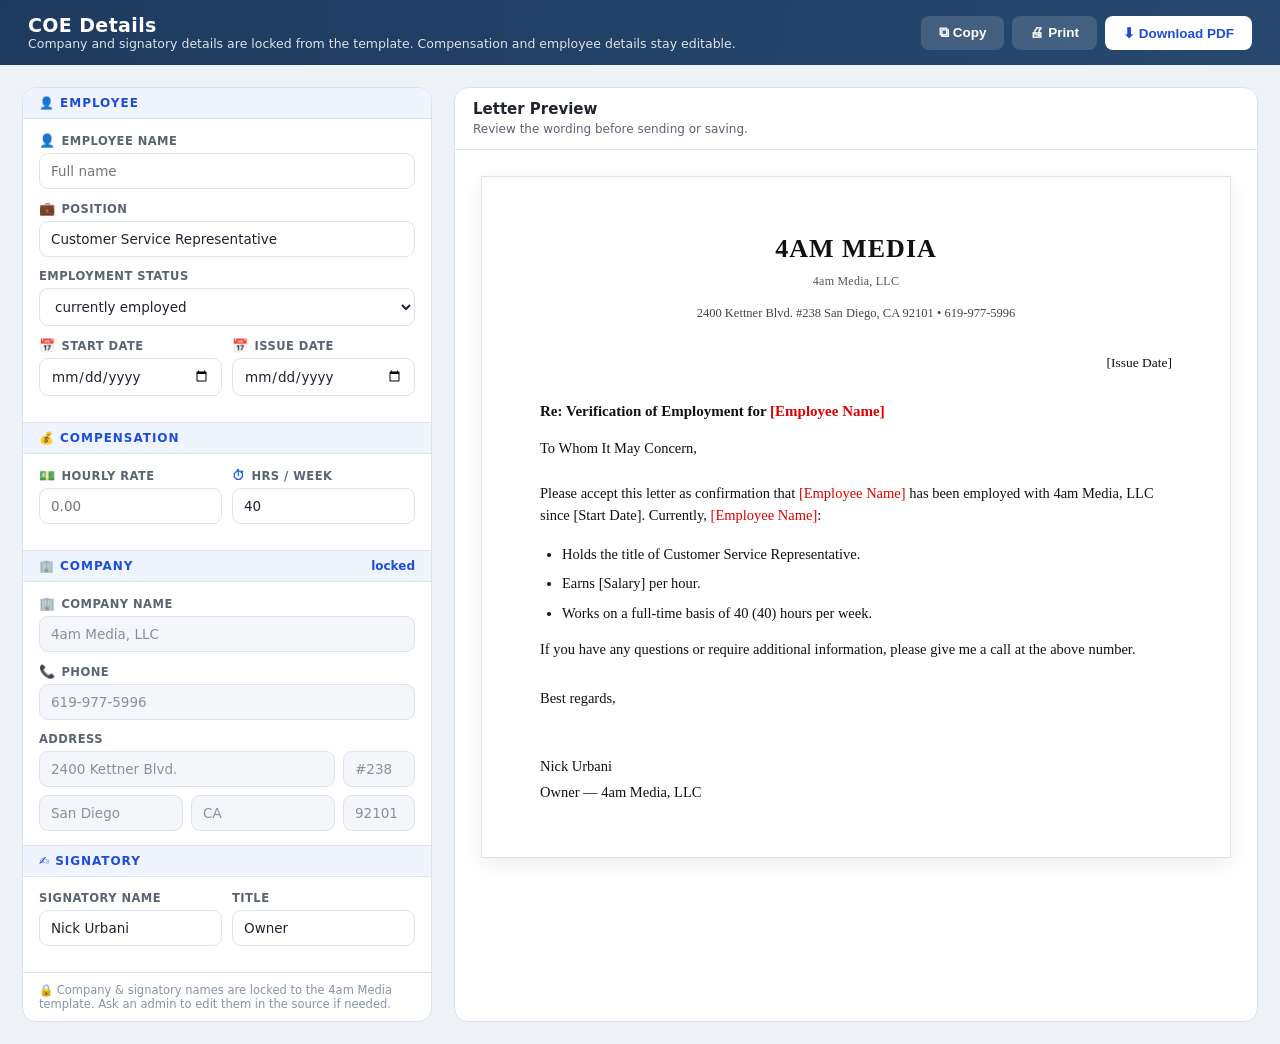
<file: coe.html>
<!DOCTYPE html>
<html lang="en">
<head>
<meta charset="UTF-8">
<meta name="viewport" content="width=device-width, initial-scale=1.0">
<title>COE Generator — 4am Media, LLC</title>
<style>
:root{
  --bg:#eef2f7;--panel:#fff;--ink:#1f2430;--ink2:#5b6472;--line:#dde3ec;
  --blue:#2563eb;--blue-d:#1d4ed8;--blue-bg:#eff4ff;--head-bg:#1e3a5f;
}
*{box-sizing:border-box;margin:0;padding:0}
body{font-family:'Segoe UI',Inter,Roboto,system-ui,sans-serif;background:var(--bg);color:var(--ink)}
.topbar{background:linear-gradient(100deg,var(--head-bg),#27496e);color:#fff;padding:14px 28px;
  display:flex;justify-content:space-between;align-items:center;gap:14px;flex-wrap:wrap}
.topbar h1{font-size:19px;font-weight:700;letter-spacing:.02em}
.topbar p{font-size:12.5px;opacity:.85}
.actions{display:flex;gap:8px;flex-wrap:wrap}
.actions button{border:none;border-radius:8px;padding:9px 18px;font-size:13.5px;font-weight:600;cursor:pointer}
#copyBtn{background:rgba(255,255,255,.14);color:#fff}
#printBtn{background:rgba(255,255,255,.14);color:#fff}
#dlBtn{background:#fff;color:var(--blue-d)}
#dlBtn:hover{background:#e6edff}
.wrap{display:grid;grid-template-columns:410px 1fr;gap:22px;padding:22px;max-width:1400px;margin:0 auto}
@media(max-width:960px){.wrap{grid-template-columns:1fr}}

/* LEFT FORM */
.form{background:var(--panel);border:1px solid var(--line);border-radius:14px;overflow:hidden;height:max-content}
.form .sec-head{background:var(--blue-bg);color:var(--blue-d);font-weight:800;font-size:12px;
  letter-spacing:.08em;text-transform:uppercase;padding:8px 16px;border-bottom:1px solid var(--line)}
.form .sec{padding:14px 16px;border-bottom:1px solid var(--line)}
.form .sec:last-child{border-bottom:none}
.field{margin-bottom:12px}
.field:last-child{margin-bottom:0}
.field label{display:flex;align-items:center;gap:6px;font-size:11.5px;font-weight:700;color:var(--ink2);
  text-transform:uppercase;letter-spacing:.04em;margin-bottom:5px}
.field label .ic{color:var(--blue);font-size:13px}
.field input,.field select{width:100%;padding:9px 11px;border:1px solid var(--line);border-radius:9px;
  background:#fff;font-size:13.5px;color:var(--ink);font-family:inherit}
.field input:focus,.field select:focus{outline:none;border-color:var(--blue);box-shadow:0 0 0 3px rgba(37,99,235,.15)}
.field input:disabled,.field select:disabled{background:#f4f6f9;color:#87909f}
.lock-note{font-size:11.5px;color:#8893a6;padding:10px 16px}
.row{display:grid;grid-template-columns:1fr 1fr;gap:10px}
.row3{display:grid;grid-template-columns:2fr 2fr 1fr;gap:8px}

/* RIGHT PREVIEW */
.preview{background:var(--panel);border:1px solid var(--line);border-radius:14px;overflow:hidden;display:flex;flex-direction:column}
.preview .p-head{display:flex;justify-content:space-between;align-items:center;gap:12px;
  padding:12px 18px;border-bottom:1px solid var(--line);flex-wrap:wrap}
.preview .p-head h2{font-size:15px;font-weight:700}
.preview .p-head span{font-size:12px;color:var(--ink2)}
.doc-wrap{flex:1;padding:26px;overflow:auto}
.doc{max-width:760px;margin:0 auto;background:#fff;border:1px solid #e3e3e3;
  box-shadow:0 6px 22px rgba(20,40,80,.08);padding:52px 58px;font-family:Georgia,'Times New Roman',serif;
  color:#111;line-height:1.55;font-size:14.5px}
.doc .logo{text-align:center}
.doc .logo .name{font-size:26px;font-weight:800;letter-spacing:.04em}
.doc .logo .sub{font-size:12px;color:#555;letter-spacing:.02em;margin-top:3px}
.doc .addr{text-align:center;font-size:12.5px;color:#444;margin-top:12px;line-height:1.6}
.doc .date{text-align:right;font-size:13.5px;margin-top:30px;margin-bottom:26px}
.doc .subject{font-size:15px;font-weight:700;margin-bottom:14px}
.doc .body{margin-bottom:16px}
.doc .bullets{margin:14px 0 14px 22px;list-style:disc;font-size:14.5px}
.doc .bullets li{margin-bottom:7px}
.doc .closing{margin-bottom:26px}
.doc .sign{margin-top:44px;font-size:14.5px;line-height:1.8}
.doc .sig-line{border-top:1px solid #222;width:260px;margin-top:52px;padding-top:6px;font-size:13px;color:#222}
.empty-emp{color:#d00}
@media print{
  body *{visibility:hidden}
  .doc-wrap,.doc{visibility:visible}
  .doc-wrap{position:absolute;left:0;top:0;width:100%;padding:0}
  .doc{box-shadow:none;border:none;max-width:100%;padding:30px}
}
</style>
</head>
<body>
<div class="topbar">
  <div>
    <h1>COE Details</h1>
    <p>Company and signatory details are locked from the template. Compensation and employee details stay editable.</p>
  </div>
  <div class="actions">
    <button id="copyBtn">⧉ Copy</button>
    <button id="printBtn">🖨 Print</button>
    <button id="dlBtn">⬇ Download PDF</button>
  </div>
</div>

<div class="wrap">
  <div class="form">
    <div class="sec-head">👤 Employee</div>
    <div class="sec">
      <div class="field"><label><span class="ic">👤</span> Employee Name</label>
        <input id="f_name" placeholder="Full name"></div>
      <div class="field"><label><span class="ic">💼</span> Position</label>
        <input id="f_pos" value="Customer Service Representative"></div>
      <div class="field"><label>Employment Status</label>
        <select id="f_stat"><option>currently employed</option><option>previously employed</option></select></div>
      <div class="row">
        <div class="field"><label><span class="ic">📅</span> Start Date</label><input id="f_start" type="date"></div>
        <div class="field"><label><span class="ic">📅</span> Issue Date</label><input id="f_issue" type="date"></div>
      </div>
    </div>
    <div class="sec-head">💰 Compensation</div>
    <div class="sec">
      <div class="row">
        <div class="field"><label><span class="ic">💵</span> Hourly Rate</label><input id="f_rate" type="number" step="0.01" placeholder="0.00"></div>
        <div class="field"><label><span class="ic">⏱</span> Hrs / Week</label><input id="f_hrs" type="number" value="40"></div>
      </div>
    </div>
    <div class="sec-head">🏢 Company <span style="float:right;font-weight:600;text-transform:none;letter-spacing:0">locked</span></div>
    <div class="sec">
      <div class="field"><label><span class="ic">🏢</span> Company Name</label><input id="f_company" value="4am Media, LLC" disabled></div>
      <div class="field"><label><span class="ic">📞</span> Phone</label><input id="f_phone" value="619-977-5996" disabled></div>
      <div class="field"><label>Address</label>
        <div class="row3">
          <input id="f_add1" value="2400 Kettner Blvd." style="grid-column:span 2" disabled>
          <input id="f_add2" value="#238" disabled>
          <input id="f_city" value="San Diego" disabled>
          <input id="f_state" value="CA" disabled>
          <input id="f_zip" value="92101" disabled>
        </div>
      </div>
    </div>
    <div class="sec-head">✍ Signatory</div>
    <div class="sec">
      <div class="row">
        <div class="field"><label>Signatory Name</label><input id="f_signame" value="Nick Urbani"></div>
        <div class="field"><label>Title</label><input id="f_sigtitle" value="Owner"></div>
      </div>
    </div>
    <div class="lock-note">🔒 Company &amp; signatory names are locked to the 4am Media template. Ask an admin to edit them in the source if needed.</div>
  </div>

  <div class="preview">
    <div class="p-head">
      <div><h2>Letter Preview</h2><span>Review the wording before sending or saving.</span></div>
    </div>
    <div class="doc-wrap">
      <div class="doc" id="doc"></div>
    </div>
  </div>
</div>

<script>
(function(){
  var C = {
    name:'4am Media, LLC',
    phone:'619-977-5996',
    addr:['2400 Kettner Blvd.','#238 San Diego,','CA 92101']
  };
  function $id(x){return document.getElementById(x)}
  var nameEl=$id('f_name'),posEl=$id('f_pos'),rateEl=$id('f_rate'),hrsEl=$id('f_hrs'),
      startEl=$id('f_start'),issueEl=$id('f_issue'),
      signEl=$id('f_signame'),sigTitleEl=$id('f_sigtitle');

  function money(v){
    if(v===''||v==null) return '[Salary]';
    var n=parseFloat(v);
    if(isNaN(n)) return '[Salary]';
    return '$'+n.toLocaleString('en-US',{minimumFractionDigits:2,maximumFractionDigits:2});
  }
  function fmtDate(d){
    if(!d) return '[Issue Date]';
    var dt=new Date(d+'T00:00:00');
    if(isNaN(dt)) return d;
    return dt.toLocaleDateString('en-US',{year:'numeric',month:'long',day:'numeric'});
  }
  function fmtStartDate(d){
    if(!d) return '[Start Date]';
    var dt=new Date(d+'T00:00:00');
    if(isNaN(dt)) return d;
    return dt.toLocaleDateString('en-US',{month:'long',year:'numeric'});
  }
  function wordNum(n){
    var map=['zero','one','two','three','four','five','six','seven','eight','nine','ten','eleven','twelve','thirteen','fourteen','fifteen','sixteen','seventeen','eighteen','nineteen','twenty','thirty','forty','fifty'];
    var h=parseInt(n,10)||40;
    if(h<=20) return map[h];
    if(h<30) return 'twenty-'+(map[h-20]||'');
    if(h<40) return 'thirty-'+(map[h-30]||'');
    return map[Math.min(h,50)]||String(h);
  }

  function render(){
    var name=nameEl.value.trim()||'<span class="empty-emp">[Employee Name]</span>';
    var pos=posEl.value.trim()||'Customer Service Representative';
    var rate=money(rateEl.value);
    var hrs=parseInt(hrsEl.value)||40;
    var hrsWord=wordNum(hrs);
    var start=fmtStartDate(startEl.value);
    var issue=fmtDate(issueEl.value);
    var sign=signEl.value.trim()||'Nick Urbani';
    var sigTitle=sigTitleEl.value.trim()||'Owner';
    var addr=C.addr.join(', ')+'<br>'+C.phone;

    $id('doc').innerHTML =
      '<div class="logo"><div class="name">4AM MEDIA</div><div class="sub">4am Media, LLC</div></div>'+
      '<div class="addr">'+C.addr[0]+' '+C.addr[1]+' '+C.addr[2]+' &bull; '+C.phone+'</div>'+
      '<div class="date">'+issue+'</div>'+
      '<div class="subject">Re: Verification of Employment for '+name+'</div>'+
      '<div class="body">To Whom It May Concern,<br><br>'+
      'Please accept this letter as confirmation that '+name+' has been employed with '+C.name+' since '+start+'. Currently, '+name+':</div>'+
      '<ul class="bullets">'+
        '<li>Holds the title of '+pos+'.</li>'+
        '<li>Earns '+rate+' per hour.</li>'+
        '<li>Works on a full-time basis of '+hrsWord+' ('+hrs+') hours per week.</li>'+
      '</ul>'+
      '<div class="closing">If you have any questions or require additional information, please give me a call at the above number.</div>'+
      '<div>Best regards,</div>'+
      '<div class="sign">'+sign+'<br>'+sigTitle+' &mdash; '+C.name+'</div>';
  }

  ['f_name','f_pos','f_rate','f_hrs','f_start','f_issue','f_signame','f_sigtitle'].forEach(function(id){
    $id(id).addEventListener('input',render);
  });

  $id('copyBtn').addEventListener('click',function(){
    var name=nameEl.value.trim()||'[Employee Name]';
    var issue=fmtDate(issueEl.value);
    var txt='4am Media, LLC\n2400 Kettner Blvd. #238 San Diego, CA 92101\n619-977-5996\n\n'+
      issue+'\n\nRe: Verification of Employment for '+name+'\n\nTo Whom It May Concern,\n'+
      'Please accept this letter as confirmation that '+name+' has been employed with 4am Media, LLC since '+fmtStartDate(startEl.value)+'. Currently, '+name+':\n\n'+
      '• Holds the title of '+(posEl.value.trim()||'Customer Service Representative')+'.\n'+
      '• Earns '+money(rateEl.value)+' per hour.\n'+
      '• Works on a full-time basis of '+(parseInt(hrsEl.value)||40)+' hours per week.\n\n'+
      'If you have any questions or require additional information, please give me a call at the above number.\n\nBest regards,\n\n'+
      (signEl.value.trim()||'Nick Urbani')+', '+(sigTitleEl.value.trim()||'Owner')+' - 4am Media, LLC';
    (navigator.clipboard?navigator.clipboard.writeText(txt):Promise.reject()).then(function(){alert('Copied to clipboard');})
      .catch(function(){var ta=document.createElement('textarea');ta.value=txt;document.body.appendChild(ta);ta.select();document.execCommand('copy');document.body.removeChild(ta);alert('Copied to clipboard');});
  });
  $id('printBtn').addEventListener('click',function(){window.print();});
  $id('dlBtn').addEventListener('click',function(){
    // printable layout -> save as PDF via print dialog
    window.print();
  });

  render();
})();
</script>
</body>
</html>
</file>
